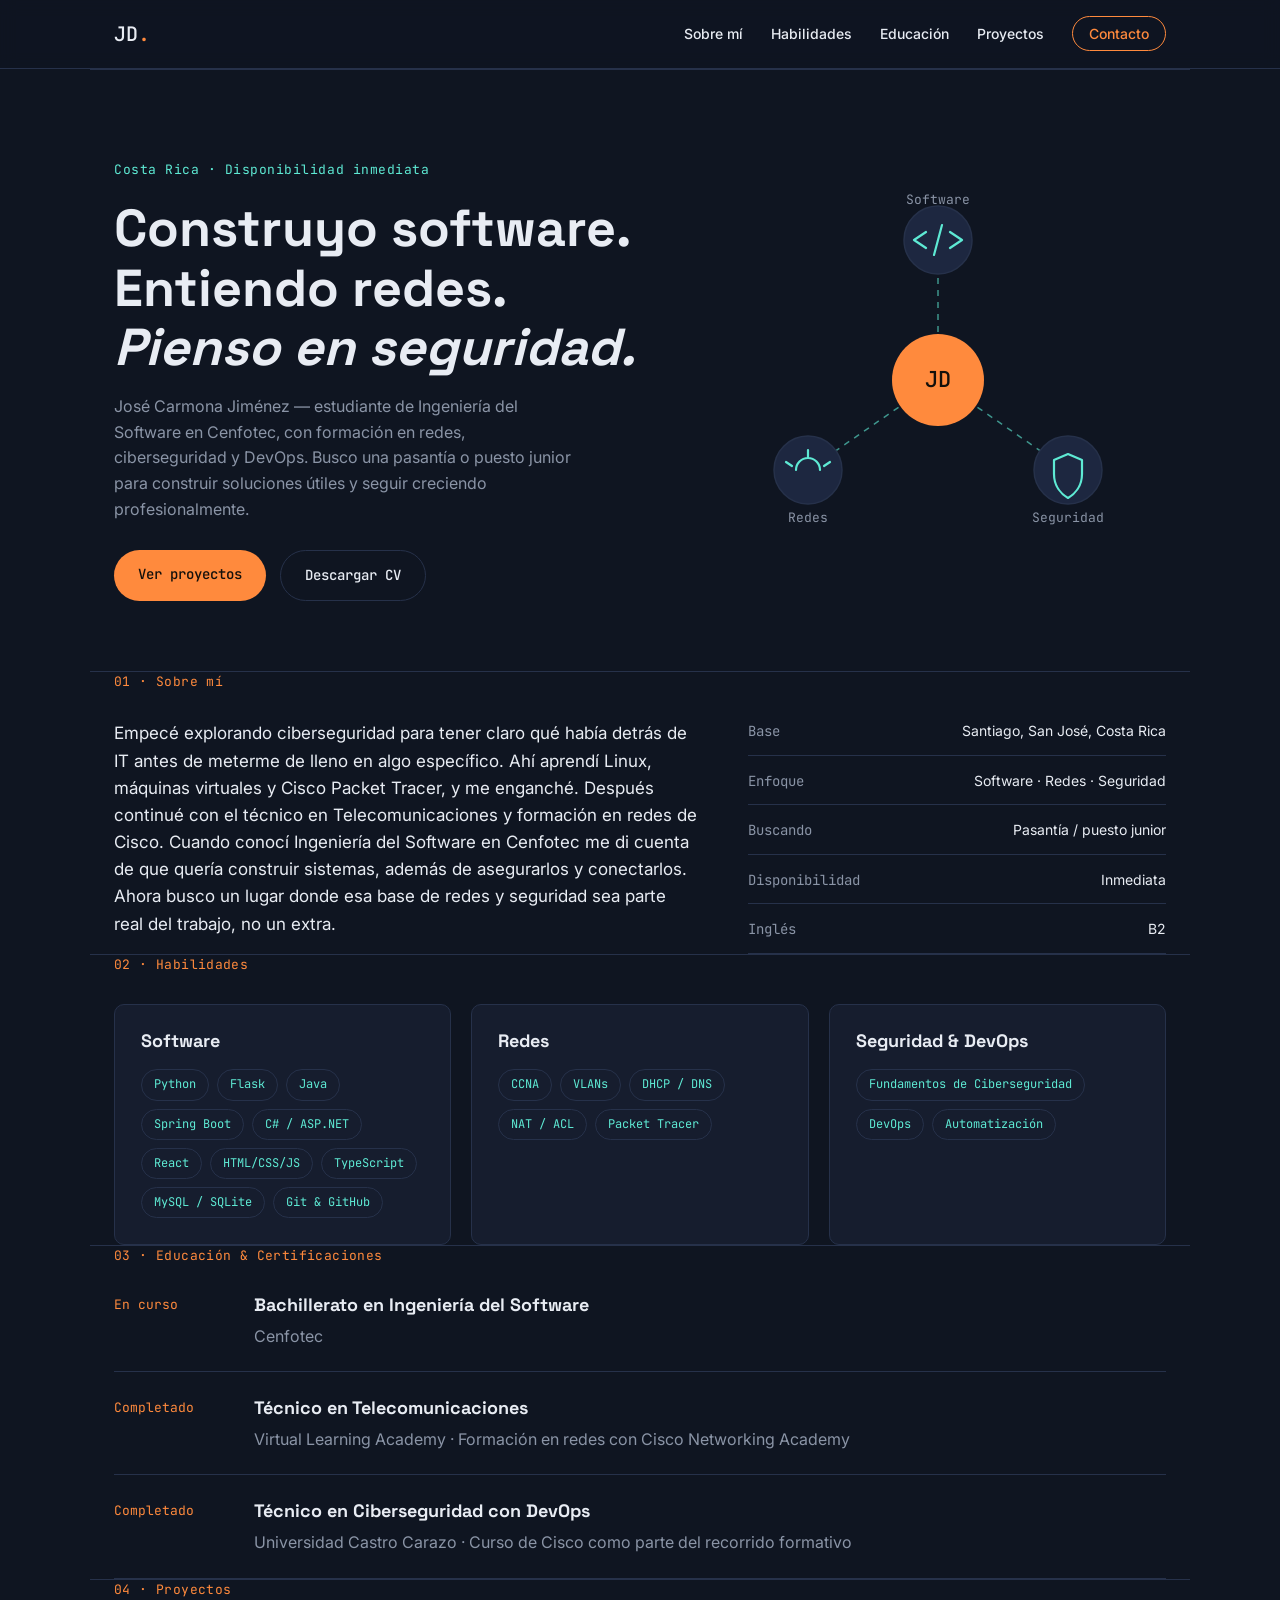
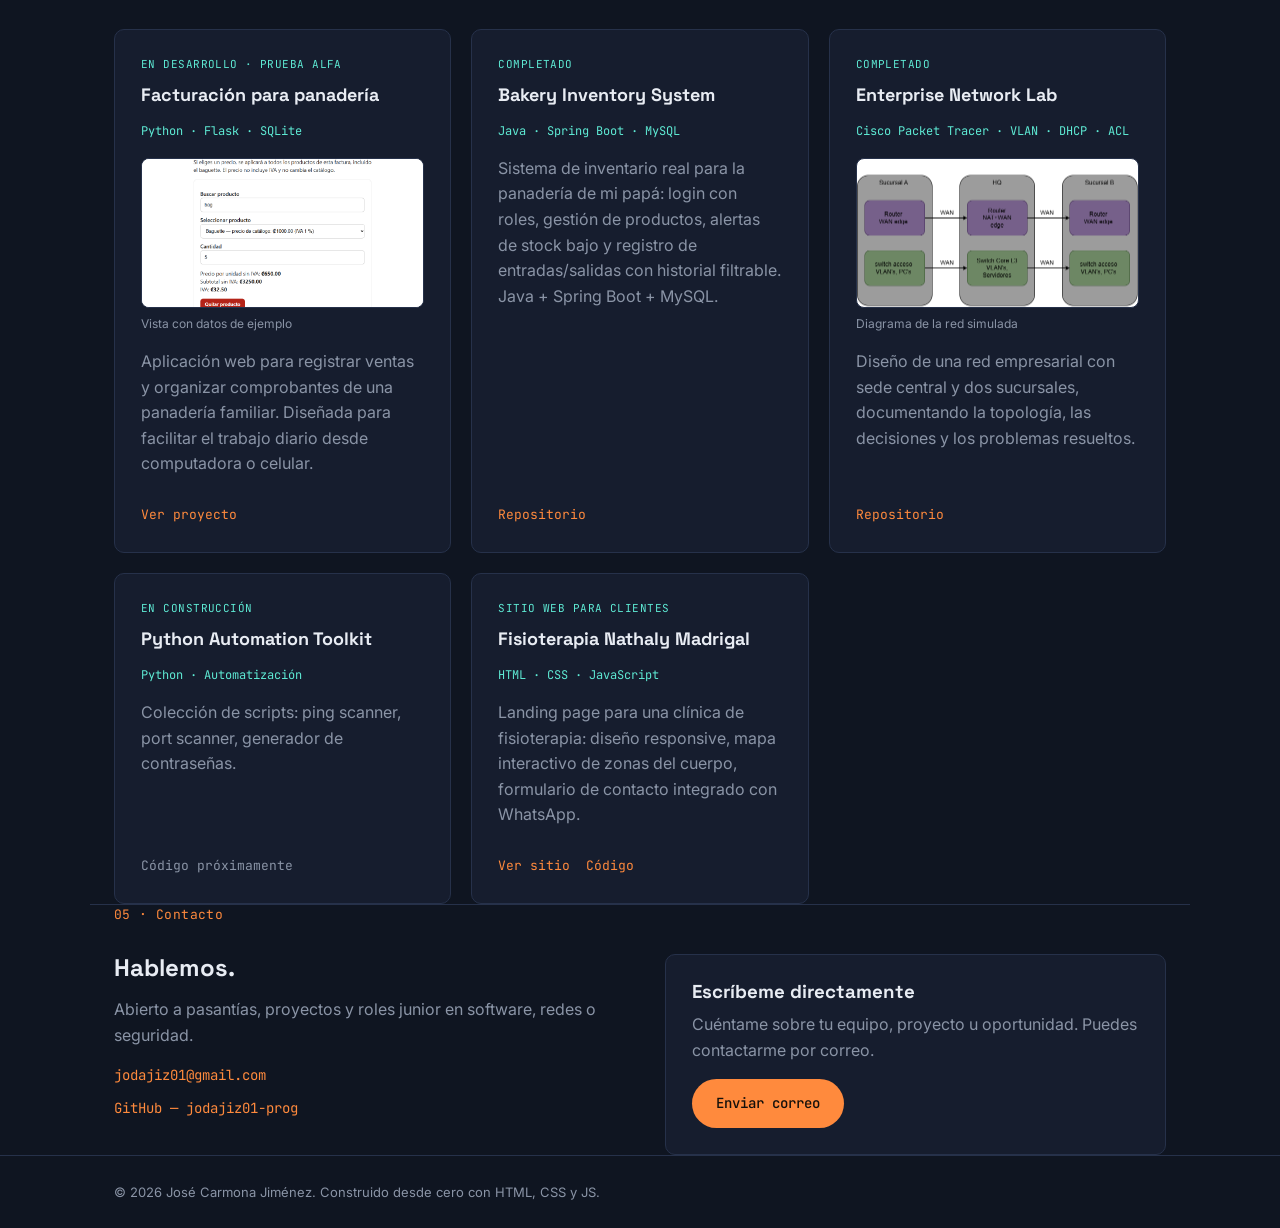
<file: index.html>
<!DOCTYPE html>
<html lang="es">
<head>
<meta charset="UTF-8">
<meta name="viewport" content="width=device-width, initial-scale=1.0">
<title>Jota — Ingeniería de Software · Redes · Ciberseguridad</title>
<meta name="description" content="Portafolio de Jota, estudiante de Ingeniería del Software con formación en Redes (CCNA) y Ciberseguridad/DevOps.">
<link rel="preconnect" href="https://fonts.googleapis.com">
<link rel="preconnect" href="https://fonts.gstatic.com" crossorigin>
<link href="https://fonts.googleapis.com/css2?family=Space+Grotesk:wght@500;700&family=Inter:wght@400;500;600&family=JetBrains+Mono:wght@400;500&display=swap" rel="stylesheet">
<link rel="stylesheet" href="css/style.css">
</head>
<body>

<header class="site-header">
  <div class="wrap header-inner">
    <a href="#top" class="brand">JD<span class="brand-dot">.</span></a>
    <nav class="main-nav" aria-label="Navegación principal">
      <button class="nav-toggle" type="button" aria-label="Abrir o cerrar menú de navegación" aria-expanded="false" aria-controls="nav-links">
        <span></span><span></span><span></span>
      </button>
      <ul id="nav-links" class="nav-links">
        <li><a href="#about">Sobre mí</a></li>
        <li><a href="#skills">Habilidades</a></li>
        <li><a href="#education">Educación</a></li>
        <li><a href="#projects">Proyectos</a></li>
        <li><a href="#contact" class="nav-cta">Contacto</a></li>
      </ul>
    </nav>
  </div>
</header>

<main id="top">

  <!-- HERO -->
  <section class="hero wrap" id="hero">
    <div class="hero-copy">
      <p class="eyebrow">Costa Rica · Disponibilidad inmediata</p>
      <h1>Construyo software.<br>Entiendo redes.<br><em>Pienso en seguridad.</em></h1>
      <p class="hero-sub">
        José Carmona Jiménez — estudiante de Ingeniería del Software en Cenfotec, con formación
        en redes, ciberseguridad y DevOps. Busco una pasantía o puesto junior para construir
        soluciones útiles y seguir creciendo profesionalmente.
      </p>
      <div class="hero-actions">
        <a href="#projects" class="btn btn-primary">Ver proyectos</a>
        <a href="assets/CV_Jose_Carmona.pdf" class="btn btn-ghost" target="_blank" rel="noopener">Descargar CV</a>
      </div>
    </div>

    <div class="hero-graphic" aria-hidden="true">
      <svg viewBox="0 0 420 420" class="node-diagram">
        <g class="edges">
          <line x1="210" y1="210" x2="210" y2="70" class="edge edge-1"/>
          <line x1="210" y1="210" x2="80"  y2="300" class="edge edge-2"/>
          <line x1="210" y1="210" x2="340" y2="300" class="edge edge-3"/>
        </g>
        <g class="node node-center">
          <circle cx="210" cy="210" r="46"/>
          <text x="210" y="217" text-anchor="middle">JD</text>
        </g>
        <g class="node node-outer">
          <circle cx="210" cy="70" r="34"/>
          <path class="icon" d="M198 62l-12 8 12 8 M222 62l12 8-12 8 M214 55l-8 30" transform="translate(0,0)"/>
        </g>
        <text x="210" y="34" text-anchor="middle" class="node-label">Software</text>

        <g class="node node-outer">
          <circle cx="80" cy="300" r="34"/>
          <path class="icon" d="M68 300a12 12 0 1 1 24 0 M80 288v-8 M64 296l-6-4 M96 296l6-4" />
        </g>
        <text x="80" y="352" text-anchor="middle" class="node-label">Redes</text>

        <g class="node node-outer">
          <circle cx="340" cy="300" r="34"/>
          <path class="icon" d="M340 284l14 6v14c0 12-7 20-14 24-7-4-14-12-14-24v-14z"/>
        </g>
        <text x="340" y="352" text-anchor="middle" class="node-label">Seguridad</text>
      </svg>
    </div>
  </section>

  <!-- ABOUT -->
  <section class="about wrap" id="about">
    <span class="section-tag">01 · Sobre mí</span>
    <div class="about-grid">
      <p class="about-text">
        Empecé explorando ciberseguridad para tener claro qué había detrás de IT antes de meterme de lleno en algo específico. Ahí aprendí Linux, máquinas virtuales y Cisco Packet Tracer, y me enganché. Después continué con el técnico en Telecomunicaciones y formación en redes de Cisco. Cuando conocí Ingeniería del Software en Cenfotec me di cuenta de que quería construir sistemas, además de asegurarlos y conectarlos. Ahora busco un lugar donde esa base de redes y seguridad sea parte real del trabajo, no un extra.
      </p>
      <ul class="about-facts">
        <li><span>Base</span>Santiago, San José, Costa Rica</li>
        <li><span>Enfoque</span>Software · Redes · Seguridad</li>
        <li><span>Buscando</span>Pasantía / puesto junior</li>
        <li><span>Disponibilidad</span>Inmediata</li>
        <li><span>Inglés</span>B2</li>
      </ul>
    </div>
  </section>

  <!-- SKILLS -->
  <section class="skills wrap" id="skills">
    <span class="section-tag">02 · Habilidades</span>
    <div class="skills-grid">
      <div class="skill-card">
        <h3>Software</h3>
        <ul class="tag-list">
          <li>Python</li><li>Flask</li><li>Java</li><li>Spring Boot</li><li>C# / ASP.NET</li><li>React</li><li>HTML/CSS/JS</li><li>TypeScript</li><li>MySQL / SQLite</li><li>Git &amp; GitHub</li>
        </ul>
      </div>
      <div class="skill-card">
        <h3>Redes</h3>
        <ul class="tag-list">
          <li>CCNA</li><li>VLANs</li><li>DHCP / DNS</li><li>NAT / ACL</li><li>Packet Tracer</li>
        </ul>
      </div>
      <div class="skill-card">
        <h3>Seguridad &amp; DevOps</h3>
        <ul class="tag-list">
          <li>Fundamentos de Ciberseguridad</li><li>DevOps</li><li>Automatización</li>
        </ul>
      </div>
    </div>
  </section>

  <!-- EDUCATION -->
  <section class="education wrap" id="education">
    <span class="section-tag">03 · Educación &amp; Certificaciones</span>
    <ol class="timeline">
      <li>
        <span class="timeline-date">En curso</span>
        <h3>Bachillerato en Ingeniería del Software</h3>
        <p>Cenfotec</p>
      </li>
      <li>
        <span class="timeline-date">Completado</span>
        <h3>Técnico en Telecomunicaciones</h3>
        <p>Virtual Learning Academy · Formación en redes con Cisco Networking Academy</p>
      </li>
      <li>
        <span class="timeline-date">Completado</span>
        <h3>Técnico en Ciberseguridad con DevOps</h3>
        <p>Universidad Castro Carazo · Curso de Cisco como parte del recorrido formativo</p>
      </li>
    </ol>
  </section>

  <!-- PROJECTS -->
  <section class="projects wrap" id="projects">
    <span class="section-tag">04 · Proyectos</span>
    <div class="projects-grid">
      <article class="project-card">
        <span class="project-status">En desarrollo · Prueba alfa</span>
        <h3>Facturación para panadería</h3>
        <p class="project-tech">Python · Flask · SQLite</p>
        <figure class="project-preview"><img src="assets/proyectos/facturacion.png" alt="Ejemplo de selección y precio de un producto en la aplicación de facturación" loading="lazy"><figcaption>Vista con datos de ejemplo</figcaption></figure>
        <p>Aplicación web para registrar ventas y organizar comprobantes de una panadería familiar. Diseñada para facilitar el trabajo diario desde computadora o celular.</p>
        <div class="project-links">
          <a href="proyectos/facturacion-panaderia.html">Ver proyecto</a>
        </div>
      </article>
      <article class="project-card">
      <span class="project-status">Completado</span>
      <h3>Bakery Inventory System</h3>
      <p class="project-tech">Java · Spring Boot · MySQL</p>
      <p>Sistema de inventario real para la panadería de mi papá: login con roles, gestión de productos, alertas de stock bajo y registro de entradas/salidas con historial filtrable. Java + Spring Boot + MySQL.</p>
      <div class="project-links">
    <a href="https://github.com/jodajiz01-prog/bakery-inventory-system" target="_blank" rel="noopener">Repositorio</a>
  </div>
</article>
      <article class="project-card">
  <span class="project-status">Completado</span>
  <h3>Enterprise Network Lab</h3>
  <p class="project-tech">Cisco Packet Tracer · VLAN · DHCP · ACL</p>
  <figure class="project-preview project-preview-diagram"><img src="assets/proyectos/red-topologia.png" alt="Diagrama de la sede central y dos sucursales de la red simulada" loading="lazy"><figcaption>Diagrama de la red simulada</figcaption></figure>
  <p>Diseño de una red empresarial con sede central y dos sucursales, documentando la topología, las decisiones y los problemas resueltos.</p>
  <div class="project-links">
    <a href="https://github.com/jodajiz01-prog/enterprise-network-lab" target="_blank" rel="noopener">Repositorio</a>
  </div>
</article>
      <article class="project-card">
        <span class="project-status">En construcción</span>
        <h3>Python Automation Toolkit</h3>
        <p class="project-tech">Python · Automatización</p>
        <p>Colección de scripts: ping scanner, port scanner, generador de contraseñas.</p>
        <div class="project-links">
          <span class="project-pending">Código próximamente</span>
        </div>
      </article>
      <article class="project-card">
  <span class="project-status">Sitio web para clientes</span>
  <h3>Fisioterapia Nathaly Madrigal</h3>
  <p class="project-tech">HTML · CSS · JavaScript</p>
  <p>Landing page para una clínica de fisioterapia: diseño responsive, mapa interactivo de zonas del cuerpo, formulario de contacto integrado con WhatsApp.</p>
  <div class="project-links">
    <a href="https://jodajiz01-prog.github.io/fisioterapia-nathaly/" target="_blank" rel="noopener">Ver sitio</a>
    <a href="https://github.com/jodajiz01-prog/fisioterapia-nathaly" target="_blank" rel="noopener">Código</a>
  </div>
</article>
    </div>
  </section>

  <!-- CONTACT -->
  <section class="contact wrap" id="contact">
    <span class="section-tag">05 · Contacto</span>
    <div class="contact-grid">
      <div class="contact-copy">
        <h2>Hablemos.</h2>
        <p>Abierto a pasantías, proyectos y roles junior en software, redes o seguridad.</p>
        <ul class="contact-links">
          <li><a href="mailto:jodajiz01@gmail.com">jodajiz01@gmail.com</a></li>
          <li><a href="https://github.com/jodajiz01-prog" target="_blank" rel="noopener">GitHub — jodajiz01-prog</a></li>
        </ul>
      </div>
      <div class="contact-panel">
        <h3>Escríbeme directamente</h3>
        <p>Cuéntame sobre tu equipo, proyecto u oportunidad. Puedes contactarme por correo.</p>
        <a class="btn btn-primary" href="mailto:jodajiz01@gmail.com">Enviar correo</a>
      </div>
    </div>
  </section>

</main>

<footer class="site-footer">
  <div class="wrap">
    <p>&copy; <span id="year"></span> José Carmona Jiménez. Construido desde cero con HTML, CSS y JS.</p>
  </div>
</footer>

<script src="js/script.js"></script>
</body>
</html>
</file>
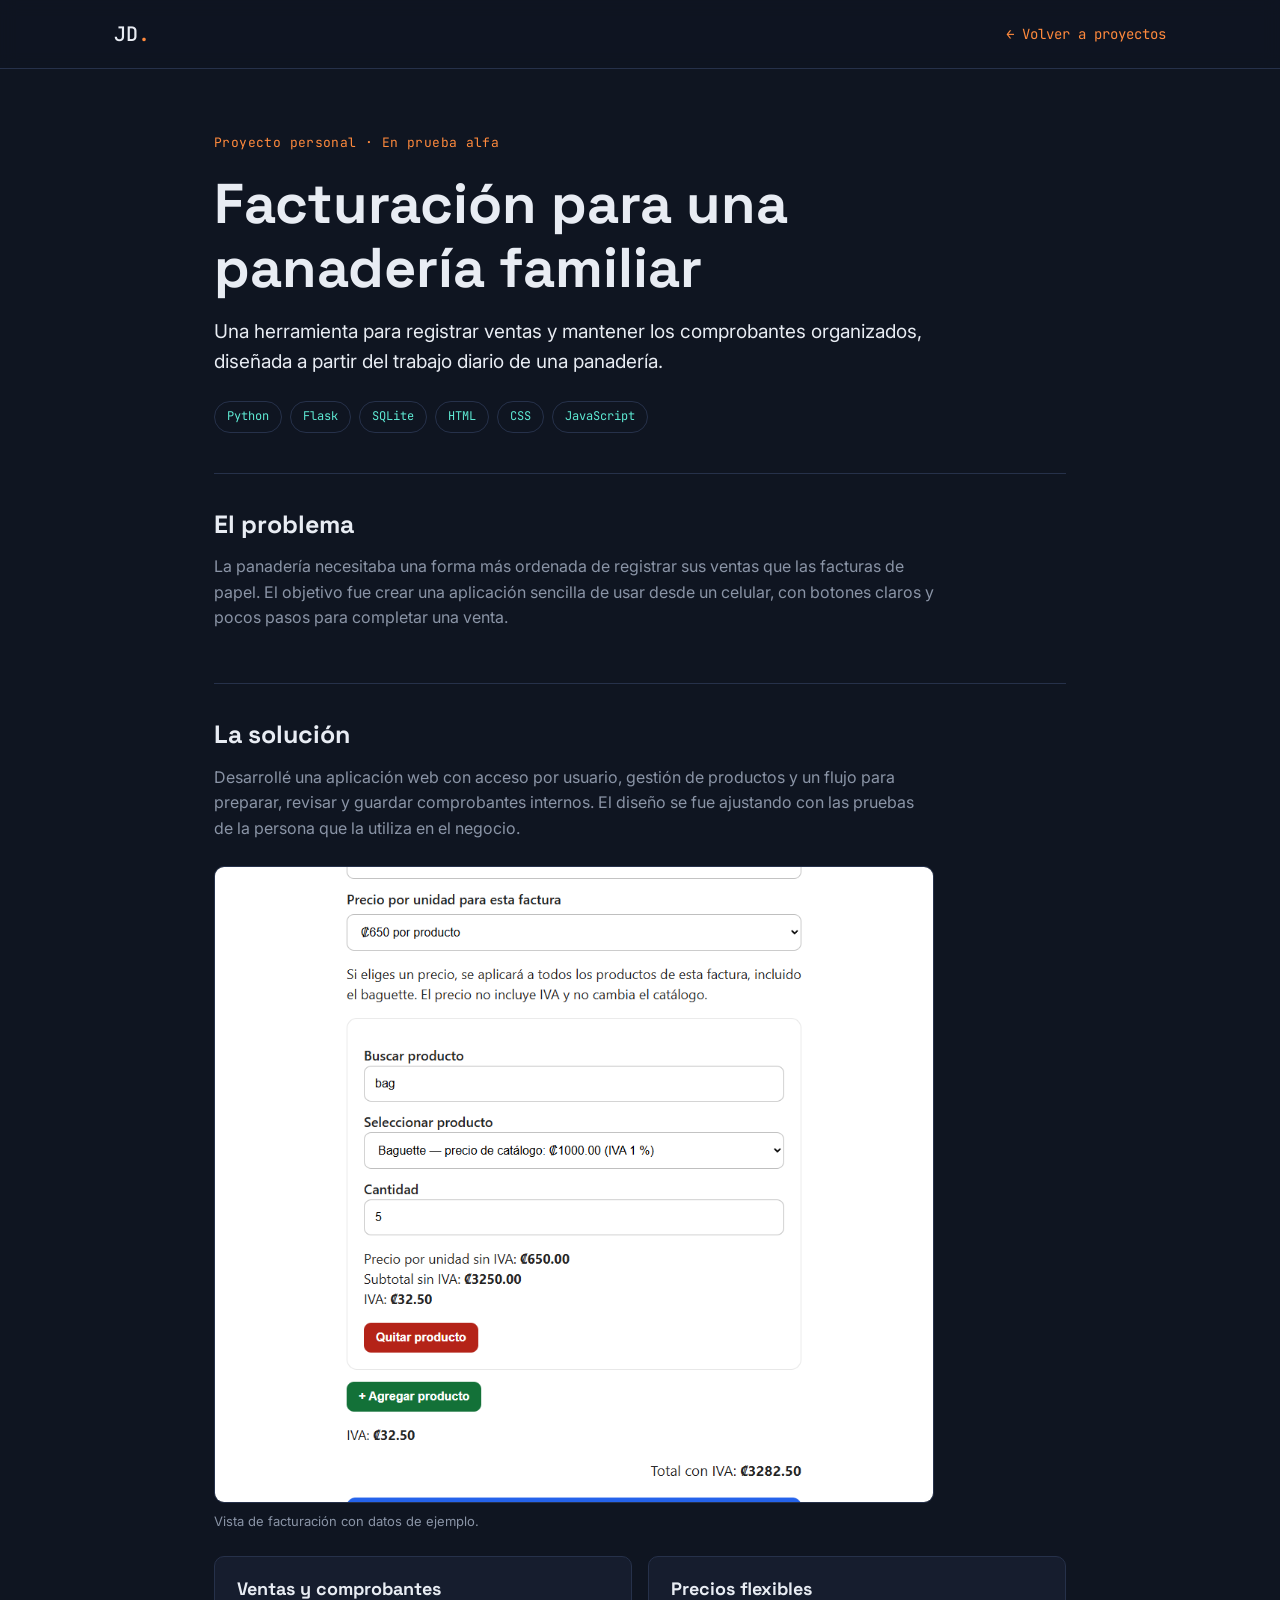
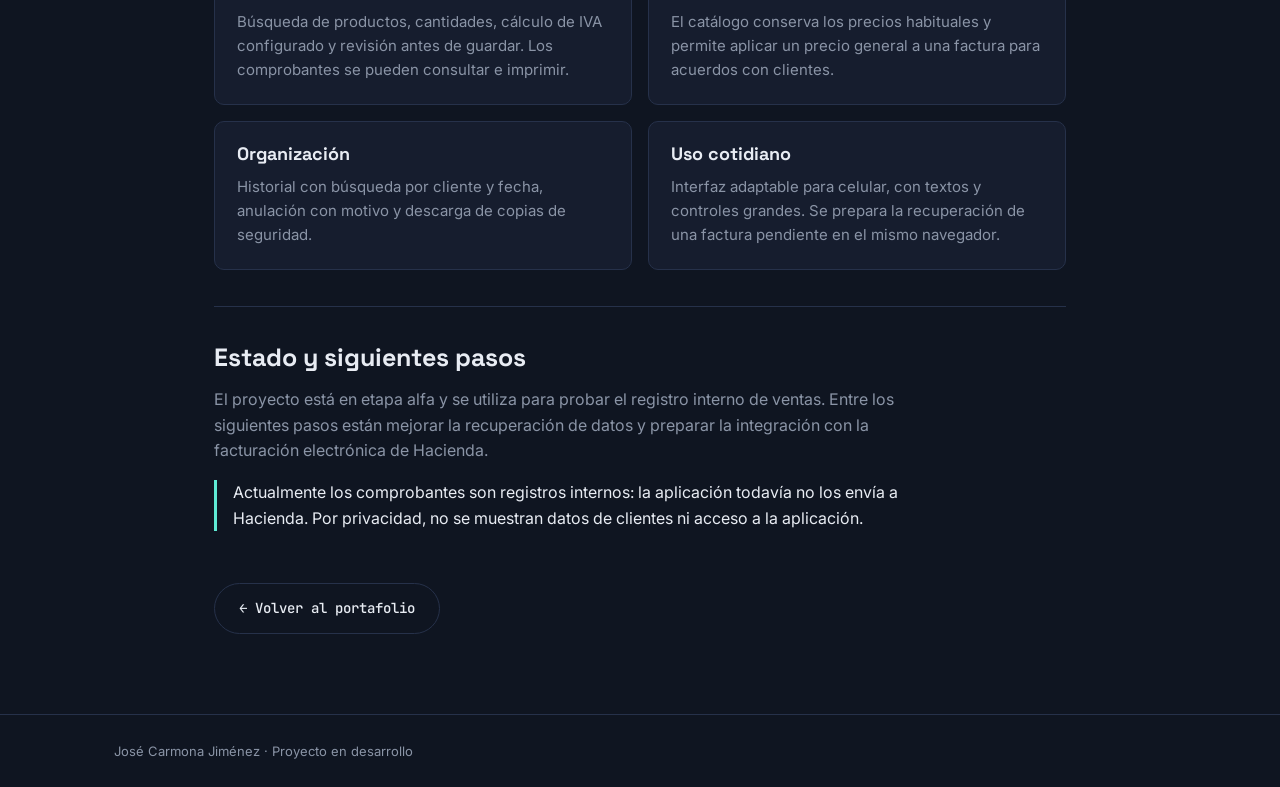
<file: proyectos/facturacion-panaderia.html>
<!DOCTYPE html>
<html lang="es">
<head>
  <meta charset="UTF-8">
  <meta name="viewport" content="width=device-width, initial-scale=1.0">
  <meta name="description" content="Aplicación de facturación interna para una panadería familiar, desarrollada con Python y Flask.">
  <title>Facturación para panadería — José Carmona</title>
  <link rel="preconnect" href="https://fonts.googleapis.com">
  <link rel="preconnect" href="https://fonts.gstatic.com" crossorigin>
  <link href="https://fonts.googleapis.com/css2?family=Space+Grotesk:wght@500;700&family=Inter:wght@400;500;600&family=JetBrains+Mono:wght@400;500&display=swap" rel="stylesheet">
  <link rel="stylesheet" href="../css/style.css">
  <link rel="stylesheet" href="../css/proyecto.css">
</head>
<body>
<header class="site-header"><div class="wrap header-inner">
  <a href="../index.html#top" class="brand">JD<span class="brand-dot">.</span></a>
  <a href="../index.html#projects" class="volver">← Volver a proyectos</a>
</div></header>
<main class="wrap caso">
  <p class="section-tag">Proyecto personal · En prueba alfa</p>
  <h1>Facturación para una panadería familiar</h1>
  <p class="entradilla">Una herramienta para registrar ventas y mantener los comprobantes organizados, diseñada a partir del trabajo diario de una panadería.</p>
  <ul class="tag-list tecnologias" aria-label="Tecnologías utilizadas">
    <li>Python</li><li>Flask</li><li>SQLite</li><li>HTML</li><li>CSS</li><li>JavaScript</li>
  </ul>

  <section class="caso-seccion">
    <h2>El problema</h2>
    <p>La panadería necesitaba una forma más ordenada de registrar sus ventas que las facturas de papel. El objetivo fue crear una aplicación sencilla de usar desde un celular, con botones claros y pocos pasos para completar una venta.</p>
  </section>
  <section class="caso-seccion">
    <h2>La solución</h2>
    <p>Desarrollé una aplicación web con acceso por usuario, gestión de productos y un flujo para preparar, revisar y guardar comprobantes internos. El diseño se fue ajustando con las pruebas de la persona que la utiliza en el negocio.</p>
    <figure class="caso-imagen">
      <img src="../assets/proyectos/facturacion.png" alt="Ejemplo de selección de un producto y precio en la aplicación de facturación" loading="lazy">
      <figcaption>Vista de facturación con datos de ejemplo.</figcaption>
    </figure>
    <div class="caso-grid">
      <article class="caso-tarjeta"><h3>Ventas y comprobantes</h3><p>Búsqueda de productos, cantidades, cálculo de IVA configurado y revisión antes de guardar. Los comprobantes se pueden consultar e imprimir.</p></article>
      <article class="caso-tarjeta"><h3>Precios flexibles</h3><p>El catálogo conserva los precios habituales y permite aplicar un precio general a una factura para acuerdos con clientes.</p></article>
      <article class="caso-tarjeta"><h3>Organización</h3><p>Historial con búsqueda por cliente y fecha, anulación con motivo y descarga de copias de seguridad.</p></article>
      <article class="caso-tarjeta"><h3>Uso cotidiano</h3><p>Interfaz adaptable para celular, con textos y controles grandes. Se prepara la recuperación de una factura pendiente en el mismo navegador.</p></article>
    </div>
  </section>
  <section class="caso-seccion">
    <h2>Estado y siguientes pasos</h2>
    <p>El proyecto está en etapa alfa y se utiliza para probar el registro interno de ventas. Entre los siguientes pasos están mejorar la recuperación de datos y preparar la integración con la facturación electrónica de Hacienda.</p>
    <p class="nota">Actualmente los comprobantes son registros internos: la aplicación todavía no los envía a Hacienda. Por privacidad, no se muestran datos de clientes ni acceso a la aplicación.</p>
  </section>
  <a class="btn btn-ghost" href="../index.html#projects">← Volver al portafolio</a>
</main>
<footer class="site-footer"><div class="wrap"><p>José Carmona Jiménez · Proyecto en desarrollo</p></div></footer>
</body>
</html>
</file>
<file: css/style.css>
/* ===== Tokens ===== */
:root{
  --bg: #0F1521;
  --surface: #161D2E;
  --surface-2: #1D2740;
  --text: #E8ECF3;
  --text-muted: #8A94A6;
  --accent: #FF8A3D;
  --accent-2: #5EEAD4;
  --border: #26314A;

  --font-display: "Space Grotesk", sans-serif;
  --font-body: "Inter", sans-serif;
  --font-mono: "JetBrains Mono", monospace;

  --wrap: 1100px;
  --radius: 10px;
}

*{ box-sizing: border-box; }
html{ scroll-behavior: smooth; }

@media (prefers-reduced-motion: reduce){
  html{ scroll-behavior: auto; }
  *{ animation-duration: 0.001ms !important; animation-iteration-count: 1 !important; transition-duration: 0.001ms !important; }
}

body{
  margin:0;
  background: var(--bg);
  color: var(--text);
  font-family: var(--font-body);
  line-height: 1.6;
}

.wrap{ max-width: var(--wrap); margin: 0 auto; padding: 0 24px; }

h1,h2,h3{ font-family: var(--font-display); font-weight: 700; line-height: 1.15; margin: 0 0 16px; }
p{ margin: 0 0 16px; color: var(--text-muted); }
a{ color: var(--accent); text-decoration: none; }
a:hover{ color: var(--accent-2); }

:focus-visible{
  outline: 2px solid var(--accent-2);
  outline-offset: 3px;
}

/* ===== Header ===== */
.site-header{
  position: sticky; top:0; z-index: 50;
  background: rgba(15,21,33,0.85);
  backdrop-filter: blur(8px);
  border-bottom: 1px solid var(--border);
}
.header-inner{ display:flex; align-items:center; justify-content:space-between; padding: 18px 24px; }
.brand{ font-family: var(--font-mono); font-size: 20px; color: var(--text); font-weight: 500; }
.brand-dot{ color: var(--accent); }

.nav-links{ display:flex; gap: 28px; list-style:none; margin:0; padding:0; align-items:center; }
.nav-links a{ color: var(--text); font-size: 14px; font-weight: 500; }
.nav-links a:hover{ color: var(--accent); }
.nav-cta{
  border: 1px solid var(--accent);
  border-radius: 999px;
  padding: 8px 16px !important;
  color: var(--accent) !important;
}
.nav-toggle{ display:none; flex-direction:column; gap:5px; background:none; border:none; cursor:pointer; padding: 8px; }
.nav-toggle span{ width: 22px; height: 2px; background: var(--text); }

/* ===== Hero ===== */
.hero{
  display:grid; grid-template-columns: 1.1fr 0.9fr; gap: 40px; align-items:center;
  padding: 90px 24px 70px;
}
.eyebrow{
  font-family: var(--font-mono); font-size: 13px; color: var(--accent-2);
  letter-spacing: 0.04em; margin-bottom: 18px;
}
.hero h1{ font-size: clamp(32px, 4.2vw, 52px); }
.hero-sub{ max-width: 46ch; font-size: 16px; }
.hero-actions{ display:flex; gap: 14px; margin-top: 28px; flex-wrap: wrap; }

.btn{
  display:inline-block; padding: 13px 24px; border-radius: 999px;
  font-family: var(--font-mono); font-size: 14px; font-weight: 500;
  transition: transform 0.15s ease, background 0.15s ease;
}
.btn:hover{ transform: translateY(-2px); }
.btn-primary{ background: var(--accent); color: #14100B; }
.btn-primary:hover{ background: #ffa563; color:#14100B; }
.btn-ghost{ border: 1px solid var(--border); color: var(--text); }
.btn-ghost:hover{ border-color: var(--accent-2); color: var(--accent-2); }

/* Node diagram */
.node-diagram{ width: 100%; max-width: 420px; margin: 0 auto; display:block; }
.node circle{ fill: var(--surface-2); stroke: var(--border); stroke-width: 1.5; }
.node-center circle{ fill: var(--accent); stroke: none; }
.node-center text{ font-family: var(--font-mono); font-size: 22px; font-weight: 500; fill: #14100B; }
.node-outer .icon{ fill:none; stroke: var(--accent-2); stroke-width: 2.2; stroke-linecap: round; stroke-linejoin: round; }
.node-label{ font-family: var(--font-mono); font-size: 13px; fill: var(--text-muted); }
.edge{ stroke: var(--accent-2); stroke-width: 1.5; stroke-dasharray: 6 6; opacity: 0.6; animation: dash 6s linear infinite; }
.edge-2{ animation-delay: -2s; }
.edge-3{ animation-delay: -4s; }
@keyframes dash{ to{ stroke-dashoffset: -120; } }

/* ===== Section shared ===== */
section{ padding: 70px 24px; border-top: 1px solid var(--border); }
.section-tag{
  display:block; font-family: var(--font-mono); font-size: 13px;
  color: var(--accent); margin-bottom: 28px; letter-spacing: 0.03em;
}

/* About */
.about-grid{ display:grid; grid-template-columns: 1.4fr 1fr; gap: 50px; }
.about-text{ font-size: 17px; color: var(--text); }
.about-facts{ list-style:none; margin:0; padding:0; display:grid; gap: 14px; }
.about-facts li{ display:flex; justify-content:space-between; border-bottom: 1px solid var(--border); padding-bottom: 10px; font-size: 14px; }
.about-facts span{ font-family: var(--font-mono); color: var(--text-muted); }

/* Skills */
.skills-grid{ display:grid; grid-template-columns: repeat(3, 1fr); gap: 20px; }
.skill-card{ background: var(--surface); border: 1px solid var(--border); border-radius: var(--radius); padding: 26px; }
.skill-card h3{ font-size: 18px; margin-bottom: 18px; }
.tag-list{ list-style:none; margin:0; padding:0; display:flex; flex-wrap:wrap; gap: 8px; }
.tag-list li{
  font-family: var(--font-mono); font-size: 12px; color: var(--accent-2);
  border: 1px solid var(--border); border-radius: 999px; padding: 5px 12px;
}

/* Education timeline */
.timeline{ list-style:none; margin:0; padding:0; display:grid; gap: 26px; }
.timeline li{ display:grid; grid-template-columns: 120px 1fr; gap: 20px; border-bottom: 1px solid var(--border); padding-bottom: 22px; }
.timeline-date{ font-family: var(--font-mono); font-size: 13px; color: var(--accent); }
.timeline h3{ font-size: 18px; margin-bottom: 4px; }
.timeline p{ margin:0; grid-column:2; }
.timeline-date{ grid-row: 1 / span 2; }
.timeline li{ row-gap:4px; }

/* Projects */
.projects-grid{ display:grid; grid-template-columns: repeat(3, 1fr); gap: 20px; }
.project-card{ background: var(--surface); border: 1px solid var(--border); border-radius: var(--radius); padding: 26px; display:flex; flex-direction:column; }
.project-status{ font-family: var(--font-mono); font-size: 11px; color: var(--accent-2); margin-bottom: 12px; text-transform: uppercase; letter-spacing: 0.04em; }
.project-card h3{ font-size: 18px; }
.project-links{ margin-top: auto; display:flex; gap: 16px; padding-top: 12px; font-family: var(--font-mono); font-size: 13px; }

/* Contact */
.contact-grid{ display:grid; grid-template-columns: 1fr 1fr; gap: 50px; }
.contact-links{ list-style:none; margin:0; padding:0; display:grid; gap: 10px; font-family: var(--font-mono); font-size: 14px; }
.contact-form{ display:grid; gap: 10px; }
.contact-form label{ font-family: var(--font-mono); font-size: 12px; color: var(--text-muted); }
.contact-form input, .contact-form textarea{
  background: var(--surface); border: 1px solid var(--border); border-radius: 6px;
  padding: 11px 14px; color: var(--text); font-family: var(--font-body); font-size: 14px;
}
.contact-form input:focus, .contact-form textarea:focus{ border-color: var(--accent-2); }
.contact-form button{ border:none; cursor:pointer; margin-top: 6px; justify-self: start; }
.form-note{ font-family: var(--font-mono); font-size: 13px; color: var(--accent-2); min-height: 20px; }

/* Footer */
.site-footer{ border-top: 1px solid var(--border); padding: 26px 24px; }
.site-footer p{ margin:0; font-size: 13px; }

/* ===== Responsive ===== */
@media (max-width: 860px){
  .hero{ grid-template-columns: 1fr; padding-top: 60px; }
  .hero-graphic{ order: 0; max-width: 210px; margin: 0 auto; }
  .about-grid, .contact-grid{ grid-template-columns: 1fr; }
  .skills-grid, .projects-grid{ grid-template-columns: 1fr; }
  .timeline li{ grid-template-columns: 1fr; gap: 6px; }
  .timeline-date{ grid-row:auto; }
  .timeline p{ grid-column:1; }

  .nav-toggle{ display:flex; }
  .nav-links{
    position: absolute; top: 100%; left:0; right:0;
    background: var(--bg); border-bottom: 1px solid var(--border);
    flex-direction: column; align-items: flex-start; padding: 20px 24px;
    display: none; gap: 16px;
  }
  .nav-links.open{ display:flex; }
}

.project-tech { color: var(--accent-2); font-family: var(--font-mono); font-size: 12px; line-height: 1.5; }
.project-pending { color: var(--text-muted); }
.contact-panel { background: var(--surface); border: 1px solid var(--border); border-radius: var(--radius); padding: 26px; }
.contact-panel h3 { margin-bottom: 10px; }

.project-preview { margin: 2px 0 16px; }
.project-preview img { display: block; width: 100%; height: 150px; object-fit: cover; object-position: center 38%; border: 1px solid var(--border); border-radius: 8px; background: #fff; }
.project-preview-diagram img { object-fit: cover; padding: 0; }
.project-preview figcaption { margin-top: 6px; color: var(--text-muted); font-size: 12px; }
</file>
<file: css/proyecto.css>
.volver { font-family: var(--font-mono); font-size: 14px; }
.caso { max-width: 900px; padding-top: 64px; padding-bottom: 80px; }
.caso h1 { max-width: 18ch; font-size: clamp(34px, 6vw, 56px); }
.caso .section-tag { margin-bottom: 18px; }
.entradilla { color: var(--text); font-size: 19px; max-width: 60ch; }
.tecnologias { margin: 24px 0 40px; }
.caso-seccion { padding: 36px 0; }
.caso-seccion h2 { font-size: 25px; }
.caso-seccion p { max-width: 72ch; }
.caso-grid { display: grid; grid-template-columns: repeat(2, minmax(0, 1fr)); gap: 16px; margin-top: 24px; }
.caso-tarjeta { background: var(--surface); border: 1px solid var(--border); border-radius: var(--radius); padding: 22px; }
.caso-tarjeta h3 { font-size: 18px; margin-bottom: 10px; }
.caso-tarjeta p { margin: 0; font-size: 15px; }
.nota { border-left: 3px solid var(--accent-2); padding-left: 16px; color: var(--text); }
@media (max-width: 640px) {
  .caso { padding-top: 42px; }
  .caso-grid { grid-template-columns: 1fr; }
  .entradilla { font-size: 17px; }
}

.caso-imagen { margin: 24px 0; max-width: 720px; }
.caso-imagen img { display: block; width: 100%; height: auto; border: 1px solid var(--border); border-radius: var(--radius); }
.caso-imagen figcaption { color: var(--text-muted); font-size: 13px; margin-top: 8px; }
</file>
